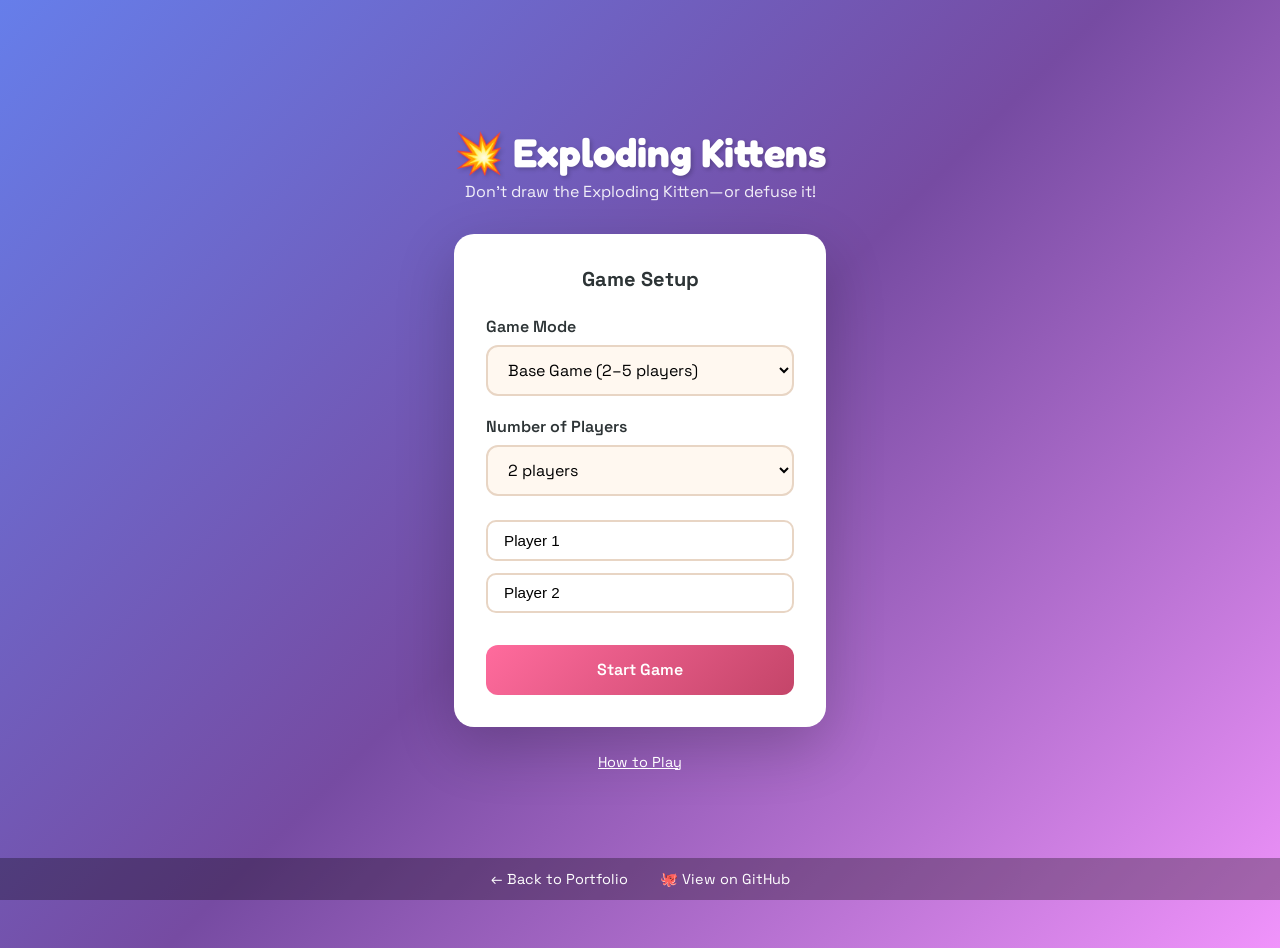
<file: exploding-kittens/index.html>
<!DOCTYPE html>
<html lang="en">
<head>
    <meta charset="UTF-8">
    <meta name="viewport" content="width=device-width, initial-scale=1.0">
    <title>Exploding Kittens - Play with Friends</title>
    <link rel="stylesheet" href="game.css">
    <link rel="preconnect" href="https://fonts.googleapis.com">
    <link rel="preconnect" href="https://fonts.gstatic.com" crossorigin>
    <link href="https://fonts.googleapis.com/css2?family=Fredoka:wght@400;500;600;700&family=Space+Grotesk:wght@400;500;600;700&display=swap" rel="stylesheet">
</head>
<body>
    <div id="app">
        <!-- Lobby Screen -->
        <section id="lobby" class="screen active">
            <div class="lobby-content">
                <h1 class="game-title">
                    <span class="title-icon">💥</span>
                    Exploding Kittens
                </h1>
                <p class="game-subtitle">Don't draw the Exploding Kitten—or defuse it!</p>
                
                <div class="setup-card">
                    <h2>Game Setup</h2>
                    
                    <div class="form-group">
                        <label for="game-mode">Game Mode</label>
                        <select id="game-mode">
                            <option value="base">Base Game (2–5 players)</option>
                            <option value="party">Party Pack (2–10 players)</option>
                        </select>
                    </div>
                    
                    <div class="form-group">
                        <label for="player-count">Number of Players</label>
                        <select id="player-count">
                            <option value="2">2 players</option>
                            <option value="3">3 players</option>
                            <option value="4">4 players</option>
                            <option value="5">5 players</option>
                        </select>
                    </div>
                    
                    <div class="player-names" id="player-names">
                        <!-- Player name inputs populated by JS -->
                    </div>
                    
                    <button id="start-btn" class="btn btn-primary">Start Game</button>
                </div>
                
                <p class="rules-link">
                    <a href="#rules" id="show-rules">How to Play</a>
                </p>
            </div>
        </section>

        <!-- Game Screen -->
        <section id="game" class="screen">
            <header class="game-header">
                <button id="back-btn" class="btn-icon" title="Back to lobby">←</button>
                <h2>Exploding Kittens</h2>
                <div class="turn-indicator" id="turn-indicator">Player 1's Turn</div>
            </header>
            
            <div class="game-board">
                <div class="players-area" id="players-area">
                    <!-- Opponent hands rendered by JS -->
                </div>
                
                <div class="center-area">
                    <div class="draw-pile" id="draw-pile">
                        <div class="card card-back" id="draw-card">
                            <span>Draw</span>
                            <span class="pile-count" id="pile-count">0</span>
                        </div>
                    </div>
                    <div class="discard-pile" id="discard-pile"></div>
                </div>
                
                <div class="current-player-area">
                    <h3 id="current-player-label">Your Hand</h3>
                    <div class="hand" id="hand">
                        <!-- Cards rendered by JS -->
                    </div>
                    <button id="draw-btn" class="btn btn-draw">Draw a Card</button>
                </div>
            </div>
            
            <div id="modal-overlay" class="modal-overlay hidden">
                <div class="modal" id="modal">
                    <h3 id="modal-title">Modal</h3>
                    <div id="modal-content"></div>
                    <button id="modal-close" class="btn">Close</button>
                </div>
            </div>
        </section>

        <!-- Rules Modal -->
        <section id="rules-modal" class="modal-overlay hidden">
            <div class="modal rules-modal">
                <h2>How to Play Exploding Kittens</h2>
                <div class="rules-content">
                    <p><strong>Goal:</strong> Be the last player standing! Avoid drawing an Exploding Kitten.</p>
                    <p><strong>On your turn:</strong> Play any cards you want (or none), then draw a card to end your turn.</p>
                    <h4>Card Types</h4>
                    <ul>
                        <li><strong>Exploding Kitten</strong> — If you draw this without a Defuse, you're out!</li>
                        <li><strong>Defuse</strong> — Use when you draw an Exploding Kitten to survive. Place the Kitten back anywhere in the deck.</li>
                        <li><strong>Skip</strong> — End your turn without drawing.</li>
                        <li><strong>Attack</strong> — End your turn; next player draws 2 cards (can stack!).</li>
                        <li><strong>See the Future</strong> — Peek at the top 3 cards of the deck.</li>
                        <li><strong>Shuffle</strong> — Shuffle the draw pile.</li>
                        <li><strong>Nope</strong> — Cancel any action (except Exploding Kitten).</li>
                        <li><strong>Favor</strong> — Force a player to give you a card of their choice.</li>
                        <li><strong>Cat Cards</strong> — Play 2 matching cats to steal a random card; 3 matching to request a specific card.</li>
                    </ul>
                    <p><strong>5 Unique Cards:</strong> Play 5 different cards to take any card from the discard pile.</p>
                </div>
                <button id="close-rules" class="btn">Got it!</button>
            </div>
        </section>

        <!-- Winner Screen -->
        <section id="winner" class="screen">
            <div class="winner-content">
                <h1 id="winner-message">Player 1 Wins! 🎉</h1>
                <p class="winner-subtitle">They avoided all the Exploding Kittens!</p>
                <button id="play-again" class="btn btn-primary">Play Again</button>
            </div>
        </section>
    </div>

    <footer class="footer">
        <a href="https://yukkta-seelam.github.io/Website-new/" class="back-link">← Back to Portfolio</a>
        <a href="https://github.com/Yukkta-Seelam/Exploding-Kittens" target="_blank" rel="noopener" class="github-link">View on GitHub</a>
    </footer>

    <script src="game.js"></script>
</body>
</html>
</file>
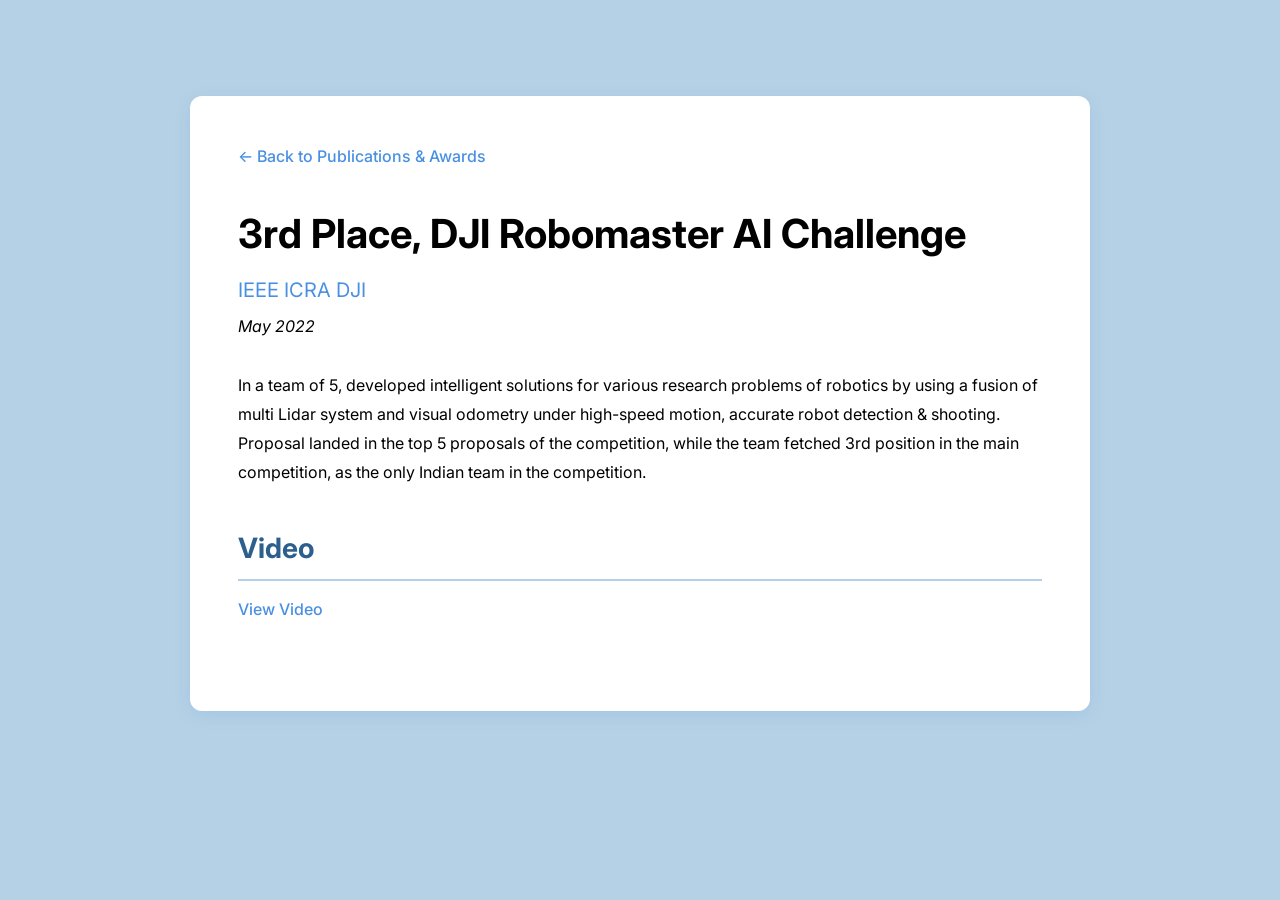
<file: award-1.html>
<!DOCTYPE html>
<html lang="en">
<head>
    <meta charset="UTF-8">
    <meta name="viewport" content="width=device-width, initial-scale=1.0">
    <title>3rd Place, DJI Robomaster AI Challenge - Yukkta Seelam</title>
    <link rel="stylesheet" href="styles.css">
    <link rel="preconnect" href="https://fonts.googleapis.com">
    <link rel="preconnect" href="https://fonts.gstatic.com" crossorigin>
    <link href="https://fonts.googleapis.com/css2?family=Inter:wght@300;400;500;600;700&display=swap" rel="stylesheet">
    <style>
        .award-detail {
            padding: 6rem 0;
            background: var(--blue-light);
            min-height: 100vh;
        }
        .award-detail-content {
            max-width: 900px;
            margin: 0 auto;
            background: var(--white);
            border-radius: 12px;
            padding: 3rem;
            box-shadow: var(--shadow-md);
        }
        .back-link {
            display: inline-flex;
            align-items: center;
            gap: 0.5rem;
            color: var(--blue-primary);
            text-decoration: none;
            margin-bottom: 2rem;
            font-weight: 500;
            transition: color 0.3s ease;
        }
        .back-link:hover {
            color: var(--blue-dark);
        }
        .detail-header {
            margin-bottom: 2rem;
        }
        .detail-header h1 {
            font-size: 2.5rem;
            color: #000000;
            margin-bottom: 0.5rem;
        }
        .detail-header .issuer {
            font-size: 1.25rem;
            color: var(--blue-primary);
            margin-bottom: 0.5rem;
        }
        .detail-header .dates {
            color: #000000;
            font-style: italic;
        }
        .institution-logo {
            display: flex;
            align-items: center;
            gap: 1rem;
            margin-bottom: 2rem;
            padding: 1.5rem;
            background: var(--blue-light);
            border-radius: 8px;
        }
        .institution-logo img {
            width: 80px;
            height: 80px;
            object-fit: contain;
        }
        .institution-logo .institution-name {
            font-size: 1.1rem;
            color: #000000;
            font-weight: 500;
        }
        .detail-section {
            margin-bottom: 2.5rem;
        }
        .detail-section h2 {
            font-size: 1.75rem;
            color: var(--blue-dark);
            margin-bottom: 1rem;
            border-bottom: 2px solid var(--blue-light);
            padding-bottom: 0.5rem;
        }
        .detail-section p {
            color: #000000;
            line-height: 1.8;
            margin-bottom: 1rem;
        }
        .detail-section ul {
            color: #000000;
            line-height: 1.8;
            margin-left: 1.5rem;
            margin-bottom: 1rem;
        }
        .detail-section ul li {
            margin-bottom: 0.75rem;
        }
        .publication-link {
            display: inline-block;
            color: var(--blue-primary);
            text-decoration: none;
            font-weight: 500;
            transition: color 0.3s ease;
        }
        .publication-link:hover {
            color: var(--blue-dark);
        }
    </style>
</head>
<body>
    <div class="award-detail">
        <div class="container">
            <div class="award-detail-content">
                <a href="index.html#publications" class="back-link">← Back to Publications & Awards</a>
                
                <div class="detail-header">
                    <h1>3rd Place, DJI Robomaster AI Challenge</h1>
                    <p class="issuer">IEEE ICRA DJI</p>
                    <p class="dates">May 2022</p>
                </div>

                <div class="detail-section">
                    <p>In a team of 5, developed intelligent solutions for various research problems of robotics by using a fusion of multi Lidar system and visual odometry under high-speed motion, accurate robot detection & shooting. Proposal landed in the top 5 proposals of the competition, while the team fetched 3rd position in the main competition, as the only Indian team in the competition.</p>
                </div>

                <div class="detail-section">
                    <h2>Video</h2>
                    <a href="https://www.youtube.com/watch?v=U3kv0PN-7x0" target="_blank" rel="noopener noreferrer" class="publication-link">View Video</a>
                </div>
            </div>
        </div>
    </div>
</body>
</html>
</file>
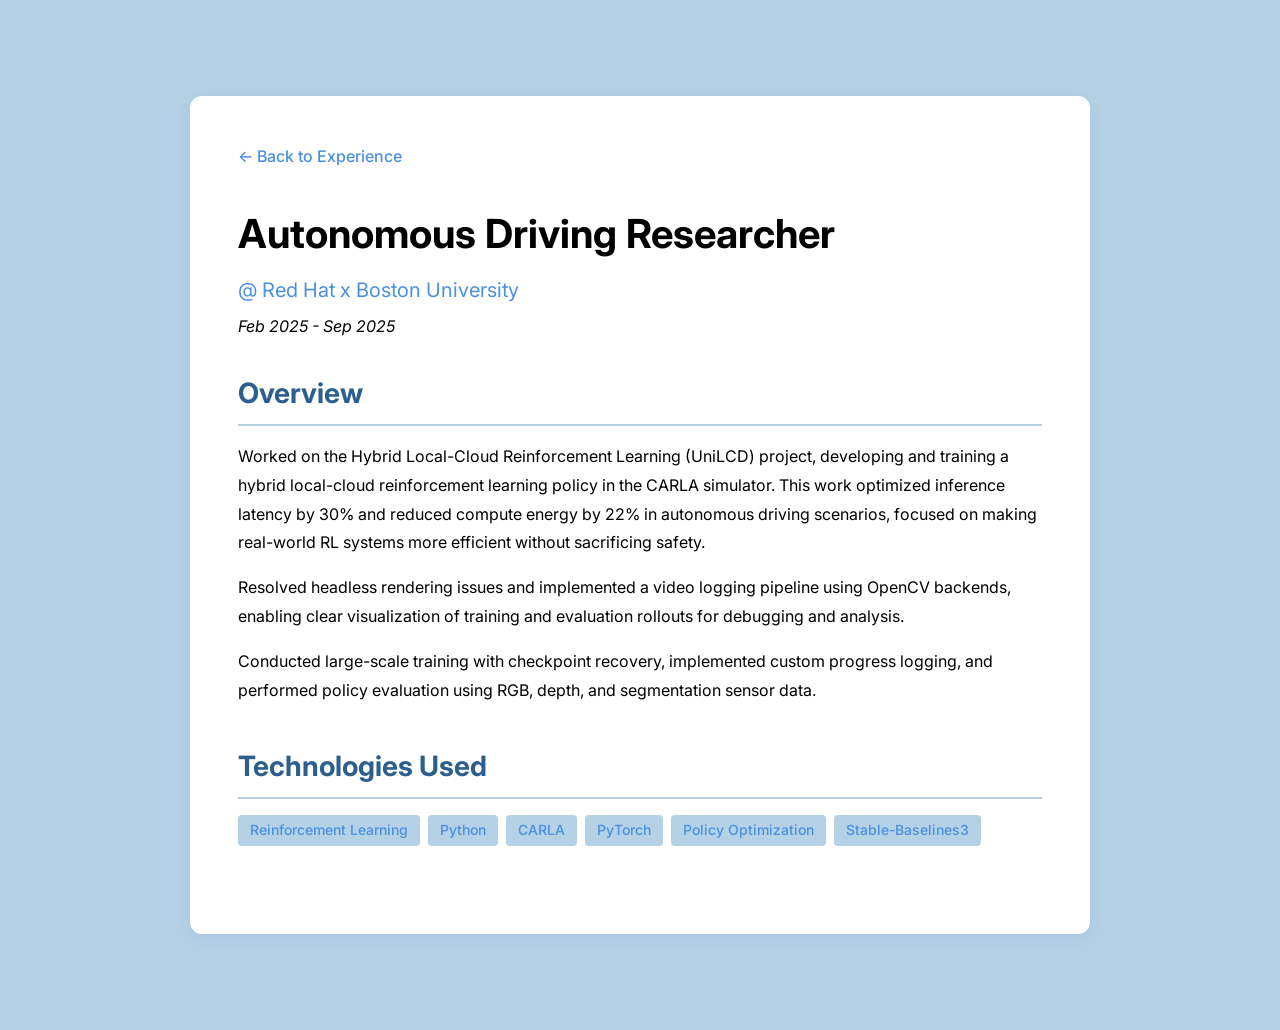
<file: experience-1.html>
<!DOCTYPE html>
<html lang="en">
<head>
    <meta charset="UTF-8">
    <meta name="viewport" content="width=device-width, initial-scale=1.0">
    <title>Autonomous Driving Researcher @ Red Hat x Boston University - Yukkta Seelam</title>
    <link rel="stylesheet" href="styles.css">
    <link rel="preconnect" href="https://fonts.googleapis.com">
    <link rel="preconnect" href="https://fonts.gstatic.com" crossorigin>
    <link href="https://fonts.googleapis.com/css2?family=Inter:wght@300;400;500;600;700&display=swap" rel="stylesheet">
    <style>
        .experience-detail {
            padding: 6rem 0;
            background: var(--blue-light);
            min-height: 100vh;
        }
        .experience-detail-content {
            max-width: 900px;
            margin: 0 auto;
            background: var(--white);
            border-radius: 12px;
            padding: 3rem;
            box-shadow: var(--shadow-md);
        }
        .back-link {
            display: inline-flex;
            align-items: center;
            gap: 0.5rem;
            color: var(--blue-primary);
            text-decoration: none;
            margin-bottom: 2rem;
            font-weight: 500;
            transition: color 0.3s ease;
        }
        .back-link:hover {
            color: var(--blue-dark);
        }
        .detail-header {
            margin-bottom: 2rem;
        }
        .detail-header h1 {
            font-size: 2.5rem;
            color: #000000;
            margin-bottom: 0.5rem;
        }
        .detail-header .company {
            font-size: 1.25rem;
            color: var(--blue-primary);
            margin-bottom: 0.5rem;
        }
        .detail-header .dates {
            color: #000000;
            font-style: italic;
        }
        .detail-section {
            margin-bottom: 2.5rem;
        }
        .detail-section h2 {
            font-size: 1.75rem;
            color: var(--blue-dark);
            margin-bottom: 1rem;
            border-bottom: 2px solid var(--blue-light);
            padding-bottom: 0.5rem;
        }
        .detail-section p {
            color: #000000;
            line-height: 1.8;
            margin-bottom: 1rem;
        }
        .detail-section ul {
            color: #000000;
            line-height: 1.8;
            margin-left: 1.5rem;
            margin-bottom: 1rem;
        }
        .detail-section ul li {
            margin-bottom: 0.5rem;
        }
    </style>
</head>
<body>
    <div class="experience-detail">
        <div class="container">
            <div class="experience-detail-content">
                <a href="index.html#experience" class="back-link">← Back to Experience</a>
                
                <div class="detail-header">
                    <h1>Autonomous Driving Researcher</h1>
                    <p class="company">@ Red Hat x Boston University</p>
                    <p class="dates">Feb 2025 - Sep 2025</p>
                </div>

                <div class="detail-section">
                    <h2>Overview</h2>
                    <p>Worked on the Hybrid Local-Cloud Reinforcement Learning (UniLCD) project, developing and training a hybrid local-cloud reinforcement learning policy in the CARLA simulator. This work optimized inference latency by 30% and reduced compute energy by 22% in autonomous driving scenarios, focused on making real-world RL systems more efficient without sacrificing safety.</p>
                    <p>Resolved headless rendering issues and implemented a video logging pipeline using OpenCV backends, enabling clear visualization of training and evaluation rollouts for debugging and analysis.</p>
                    <p>Conducted large-scale training with checkpoint recovery, implemented custom progress logging, and performed policy evaluation using RGB, depth, and segmentation sensor data.</p>
                </div>

                <!--
                <div class="detail-section">
                    <h2>Project Details</h2>
                    <p>Add your detailed project description here. You can include:</p>
                    <ul>
                        <li>Specific challenges you addressed</li>
                        <li>Technical approaches and methodologies</li>
                        <li>Key achievements and results</li>
                        <li>Technologies and tools used</li>
                        <li>Lessons learned</li>
                    </ul>
                </div>
                -->

                <div class="detail-section">
                    <h2>Technologies Used</h2>
                    <div class="experience-tags">
                        <span class="tag">Reinforcement Learning</span>
                        <span class="tag">Python</span>
                        <span class="tag">CARLA</span>
                        <span class="tag">PyTorch</span>
                        <span class="tag">Policy Optimization</span>
                        <span class="tag">Stable-Baselines3</span>
                    </div>
                </div>
            </div>
        </div>
    </div>
</body>
</html>
</file>
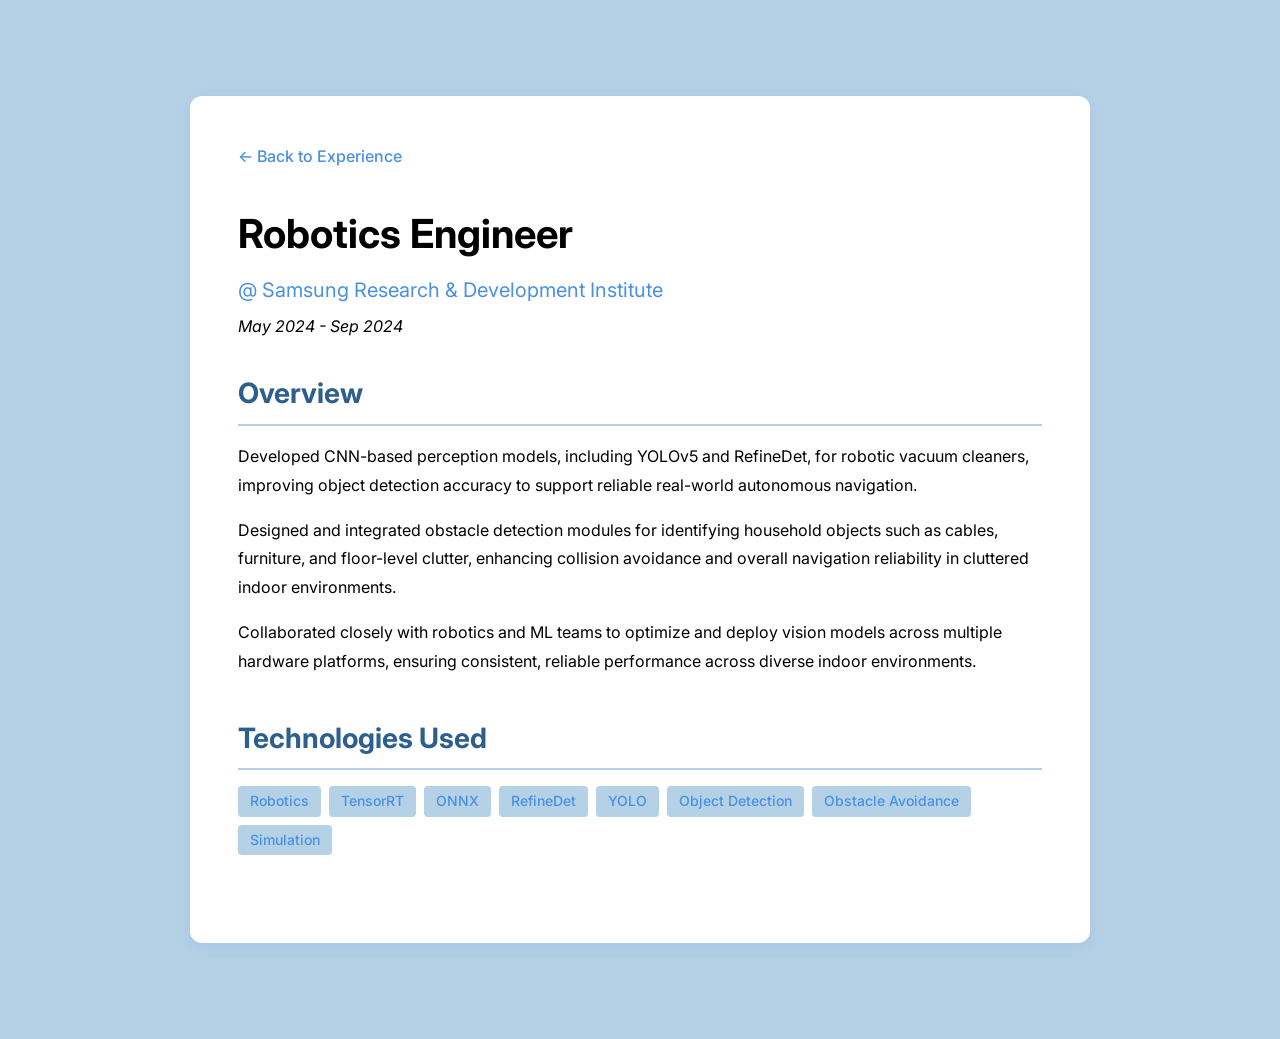
<file: experience-2.html>
<!DOCTYPE html>
<html lang="en">
<head>
    <meta charset="UTF-8">
    <meta name="viewport" content="width=device-width, initial-scale=1.0">
    <title>Robotics Engineer @ Samsung - Yukkta Seelam</title>
    <link rel="stylesheet" href="styles.css">
    <link rel="preconnect" href="https://fonts.googleapis.com">
    <link rel="preconnect" href="https://fonts.gstatic.com" crossorigin>
    <link href="https://fonts.googleapis.com/css2?family=Inter:wght@300;400;500;600;700&display=swap" rel="stylesheet">
    <style>
        .experience-detail {
            padding: 6rem 0;
            background: var(--blue-light);
            min-height: 100vh;
        }
        .experience-detail-content {
            max-width: 900px;
            margin: 0 auto;
            background: var(--white);
            border-radius: 12px;
            padding: 3rem;
            box-shadow: var(--shadow-md);
        }
        .back-link {
            display: inline-flex;
            align-items: center;
            gap: 0.5rem;
            color: var(--blue-primary);
            text-decoration: none;
            margin-bottom: 2rem;
            font-weight: 500;
            transition: color 0.3s ease;
        }
        .back-link:hover {
            color: var(--blue-dark);
        }
        .detail-header {
            margin-bottom: 2rem;
        }
        .detail-header h1 {
            font-size: 2.5rem;
            color: #000000;
            margin-bottom: 0.5rem;
        }
        .detail-header .company {
            font-size: 1.25rem;
            color: var(--blue-primary);
            margin-bottom: 0.5rem;
        }
        .detail-header .dates {
            color: #000000;
            font-style: italic;
        }
        .detail-section {
            margin-bottom: 2.5rem;
        }
        .detail-section h2 {
            font-size: 1.75rem;
            color: var(--blue-dark);
            margin-bottom: 1rem;
            border-bottom: 2px solid var(--blue-light);
            padding-bottom: 0.5rem;
        }
        .detail-section p {
            color: #000000;
            line-height: 1.8;
            margin-bottom: 1rem;
        }
        .detail-section ul {
            color: #000000;
            line-height: 1.8;
            margin-left: 1.5rem;
            margin-bottom: 1rem;
        }
        .detail-section ul li {
            margin-bottom: 0.5rem;
        }
    </style>
</head>
<body>
    <div class="experience-detail">
        <div class="container">
            <div class="experience-detail-content">
                <a href="index.html#experience" class="back-link">← Back to Experience</a>
                
                <div class="detail-header">
                    <h1>Robotics Engineer</h1>
                    <p class="company">@ Samsung Research & Development Institute</p>
                    <p class="dates">May 2024 - Sep 2024</p>
                </div>

                <div class="detail-section">
                    <h2>Overview</h2>
                    <p>Developed CNN-based perception models, including YOLOv5 and RefineDet, for robotic vacuum cleaners, improving object detection accuracy to support reliable real-world autonomous navigation.</p>
                    <p>Designed and integrated obstacle detection modules for identifying household objects such as cables, furniture, and floor-level clutter, enhancing collision avoidance and overall navigation reliability in cluttered indoor environments.</p>
                    <p>Collaborated closely with robotics and ML teams to optimize and deploy vision models across multiple hardware platforms, ensuring consistent, reliable performance across diverse indoor environments.</p>
                </div>

                <!--
                <div class="detail-section">
                    <h2>Project Details</h2>
                    <p>Add your detailed project description here. You can include:</p>
                    <ul>
                        <li>Specific challenges you addressed</li>
                        <li>Technical approaches and methodologies</li>
                        <li>Key achievements and results</li>
                        <li>Technologies and tools used</li>
                        <li>Lessons learned</li>
                    </ul>
                </div>
                -->

                <div class="detail-section">
                    <h2>Technologies Used</h2>
                    <div class="experience-tags">
                        <span class="tag">Robotics</span>
                        <span class="tag">TensorRT</span>
                        <span class="tag">ONNX</span>
                        <span class="tag">RefineDet</span>
                        <span class="tag">YOLO</span>
                        <span class="tag">Object Detection</span>
                        <span class="tag">Obstacle Avoidance</span>
                        <span class="tag">Simulation</span>
                    </div>
                </div>
            </div>
        </div>
    </div>
</body>
</html>
</file>
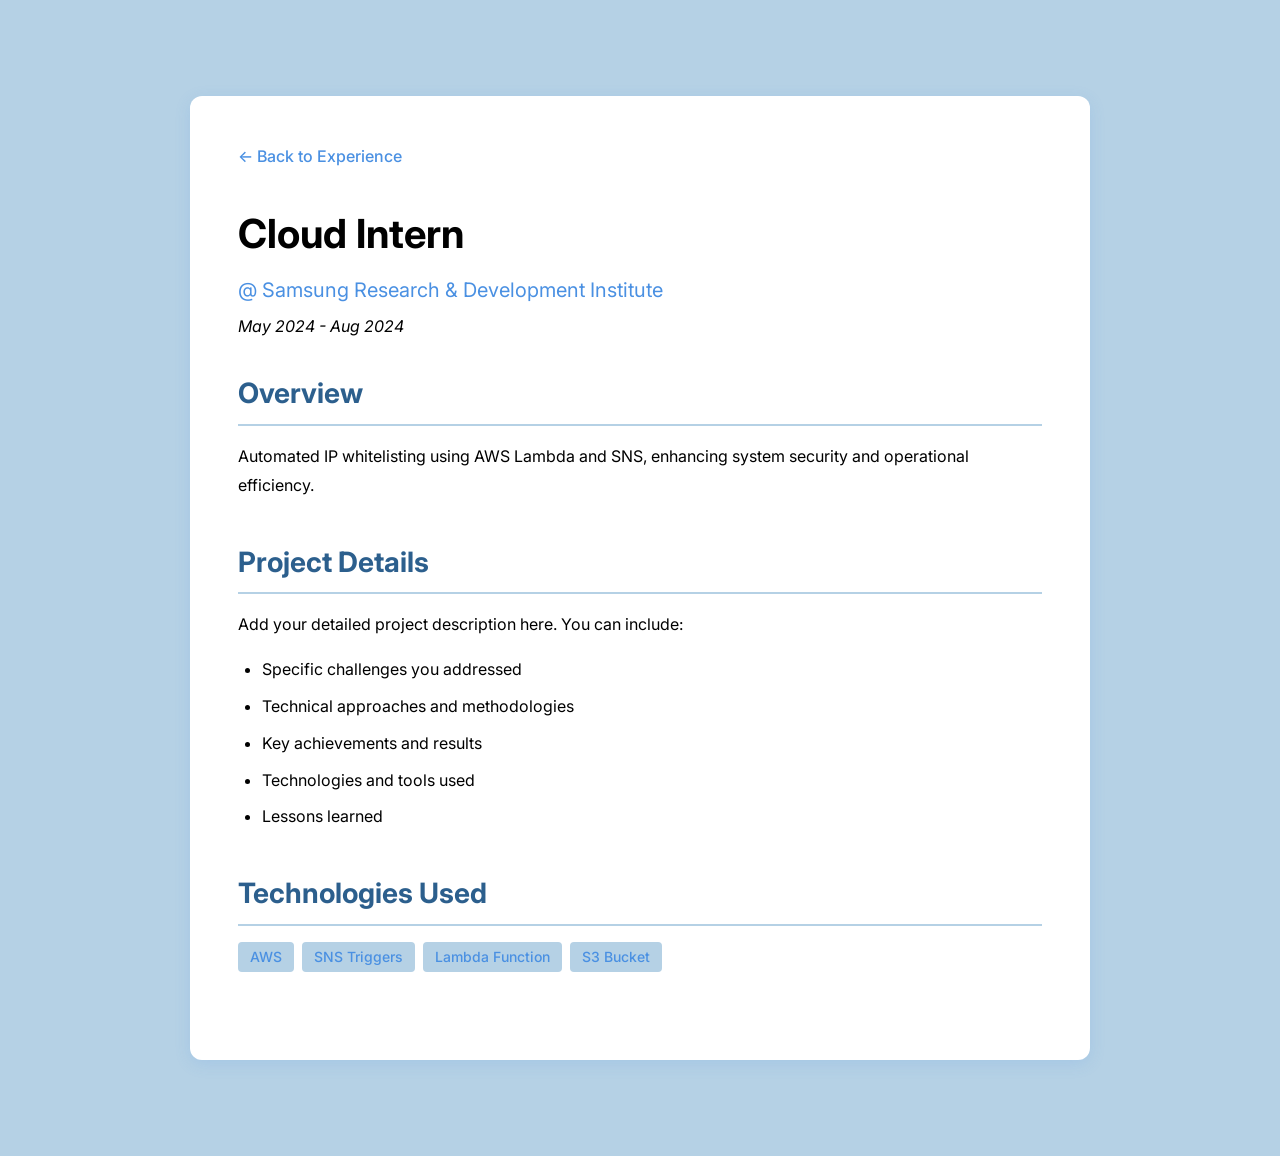
<file: experience-3.html>
<!DOCTYPE html>
<html lang="en">
<head>
    <meta charset="UTF-8">
    <meta name="viewport" content="width=device-width, initial-scale=1.0">
    <title>Cloud Intern @ Samsung - Yukkta Seelam</title>
    <link rel="stylesheet" href="styles.css">
    <link rel="preconnect" href="https://fonts.googleapis.com">
    <link rel="preconnect" href="https://fonts.gstatic.com" crossorigin>
    <link href="https://fonts.googleapis.com/css2?family=Inter:wght@300;400;500;600;700&display=swap" rel="stylesheet">
    <style>
        .experience-detail {
            padding: 6rem 0;
            background: var(--blue-light);
            min-height: 100vh;
        }
        .experience-detail-content {
            max-width: 900px;
            margin: 0 auto;
            background: var(--white);
            border-radius: 12px;
            padding: 3rem;
            box-shadow: var(--shadow-md);
        }
        .back-link {
            display: inline-flex;
            align-items: center;
            gap: 0.5rem;
            color: var(--blue-primary);
            text-decoration: none;
            margin-bottom: 2rem;
            font-weight: 500;
            transition: color 0.3s ease;
        }
        .back-link:hover {
            color: var(--blue-dark);
        }
        .detail-header {
            margin-bottom: 2rem;
        }
        .detail-header h1 {
            font-size: 2.5rem;
            color: #000000;
            margin-bottom: 0.5rem;
        }
        .detail-header .company {
            font-size: 1.25rem;
            color: var(--blue-primary);
            margin-bottom: 0.5rem;
        }
        .detail-header .dates {
            color: #000000;
            font-style: italic;
        }
        .detail-section {
            margin-bottom: 2.5rem;
        }
        .detail-section h2 {
            font-size: 1.75rem;
            color: var(--blue-dark);
            margin-bottom: 1rem;
            border-bottom: 2px solid var(--blue-light);
            padding-bottom: 0.5rem;
        }
        .detail-section p {
            color: #000000;
            line-height: 1.8;
            margin-bottom: 1rem;
        }
        .detail-section ul {
            color: #000000;
            line-height: 1.8;
            margin-left: 1.5rem;
            margin-bottom: 1rem;
        }
        .detail-section ul li {
            margin-bottom: 0.5rem;
        }
    </style>
</head>
<body>
    <div class="experience-detail">
        <div class="container">
            <div class="experience-detail-content">
                <a href="index.html#experience" class="back-link">← Back to Experience</a>
                
                <div class="detail-header">
                    <h1>Cloud Intern</h1>
                    <p class="company">@ Samsung Research & Development Institute</p>
                    <p class="dates">May 2024 - Aug 2024</p>
                </div>

                <div class="detail-section">
                    <h2>Overview</h2>
                    <p>Automated IP whitelisting using AWS Lambda and SNS, enhancing system security and operational efficiency.</p>
                </div>

                <div class="detail-section">
                    <h2>Project Details</h2>
                    <p>Add your detailed project description here. You can include:</p>
                    <ul>
                        <li>Specific challenges you addressed</li>
                        <li>Technical approaches and methodologies</li>
                        <li>Key achievements and results</li>
                        <li>Technologies and tools used</li>
                        <li>Lessons learned</li>
                    </ul>
                </div>

                <div class="detail-section">
                    <h2>Technologies Used</h2>
                    <div class="experience-tags">
                        <span class="tag">AWS</span>
                        <span class="tag">SNS Triggers</span>
                        <span class="tag">Lambda Function</span>
                        <span class="tag">S3 Bucket</span>
                    </div>
                </div>
            </div>
        </div>
    </div>
</body>
</html>
</file>
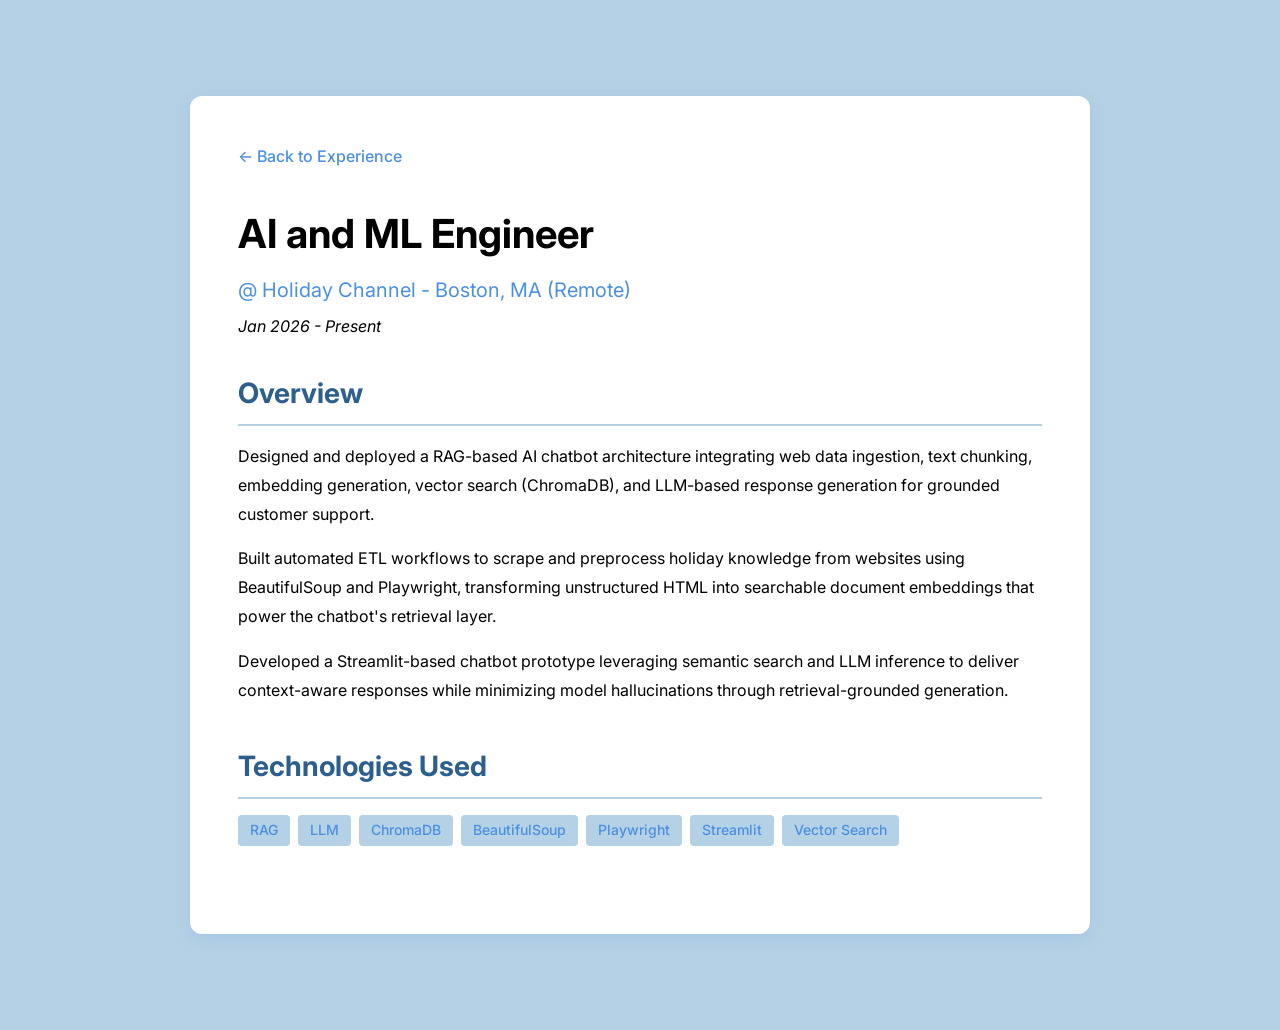
<file: experience-4.html>
<!DOCTYPE html>
<html lang="en">
<head>
    <meta charset="UTF-8">
    <meta name="viewport" content="width=device-width, initial-scale=1.0">
    <title>AI and ML Engineer @ Holiday Channel - Yukkta Seelam</title>
    <link rel="stylesheet" href="styles.css">
    <link rel="preconnect" href="https://fonts.googleapis.com">
    <link rel="preconnect" href="https://fonts.gstatic.com" crossorigin>
    <link href="https://fonts.googleapis.com/css2?family=Inter:wght@300;400;500;600;700&display=swap" rel="stylesheet">
    <style>
        .experience-detail {
            padding: 6rem 0;
            background: var(--blue-light);
            min-height: 100vh;
        }
        .experience-detail-content {
            max-width: 900px;
            margin: 0 auto;
            background: var(--white);
            border-radius: 12px;
            padding: 3rem;
            box-shadow: var(--shadow-md);
        }
        .back-link {
            display: inline-flex;
            align-items: center;
            gap: 0.5rem;
            color: var(--blue-primary);
            text-decoration: none;
            margin-bottom: 2rem;
            font-weight: 500;
            transition: color 0.3s ease;
        }
        .back-link:hover {
            color: var(--blue-dark);
        }
        .detail-header {
            margin-bottom: 2rem;
        }
        .detail-header h1 {
            font-size: 2.5rem;
            color: #000000;
            margin-bottom: 0.5rem;
        }
        .detail-header .company {
            font-size: 1.25rem;
            color: var(--blue-primary);
            margin-bottom: 0.5rem;
        }
        .detail-header .dates {
            color: #000000;
            font-style: italic;
        }
        .detail-section {
            margin-bottom: 2.5rem;
        }
        .detail-section h2 {
            font-size: 1.75rem;
            color: var(--blue-dark);
            margin-bottom: 1rem;
            border-bottom: 2px solid var(--blue-light);
            padding-bottom: 0.5rem;
        }
        .detail-section p {
            color: #000000;
            line-height: 1.8;
            margin-bottom: 1rem;
        }
        .detail-section ul {
            color: #000000;
            line-height: 1.8;
            margin-left: 1.5rem;
            margin-bottom: 1rem;
        }
        .detail-section ul li {
            margin-bottom: 0.5rem;
        }
    </style>
</head>
<body>
    <div class="experience-detail">
        <div class="container">
            <div class="experience-detail-content">
                <a href="index.html#experience" class="back-link">← Back to Experience</a>

                <div class="detail-header">
                    <h1>AI and ML Engineer</h1>
                    <p class="company">@ Holiday Channel - Boston, MA (Remote)</p>
                    <p class="dates">Jan 2026 - Present</p>
                </div>

                <div class="detail-section">
                    <h2>Overview</h2>
                    <p>Designed and deployed a RAG-based AI chatbot architecture integrating web data ingestion, text chunking, embedding generation, vector search (ChromaDB), and LLM-based response generation for grounded customer support.</p>
                    <p>Built automated ETL workflows to scrape and preprocess holiday knowledge from websites using BeautifulSoup and Playwright, transforming unstructured HTML into searchable document embeddings that power the chatbot's retrieval layer.</p>
                    <p>Developed a Streamlit-based chatbot prototype leveraging semantic search and LLM inference to deliver context-aware responses while minimizing model hallucinations through retrieval-grounded generation.</p>
                </div>

                <div class="detail-section">
                    <h2>Technologies Used</h2>
                    <div class="experience-tags">
                        <span class="tag">RAG</span>
                        <span class="tag">LLM</span>
                        <span class="tag">ChromaDB</span>
                        <span class="tag">BeautifulSoup</span>
                        <span class="tag">Playwright</span>
                        <span class="tag">Streamlit</span>
                        <span class="tag">Vector Search</span>
                    </div>
                </div>
            </div>
        </div>
    </div>
</body>
</html>
</file>
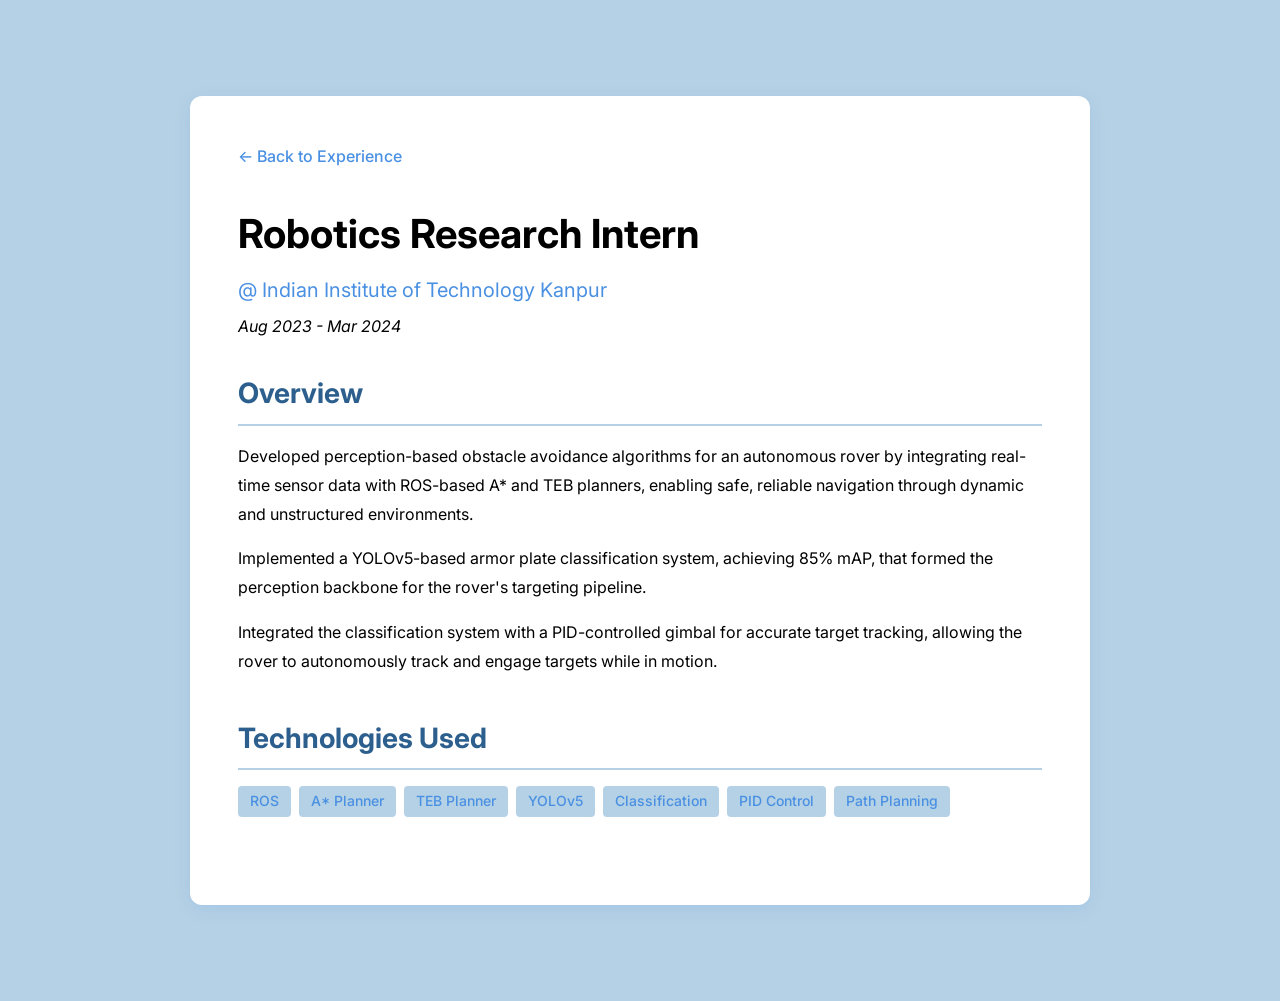
<file: experience-5.html>
<!DOCTYPE html>
<html lang="en">
<head>
    <meta charset="UTF-8">
    <meta name="viewport" content="width=device-width, initial-scale=1.0">
    <title>Robotics Research Intern @ IIT Kanpur - Yukkta Seelam</title>
    <link rel="stylesheet" href="styles.css">
    <link rel="preconnect" href="https://fonts.googleapis.com">
    <link rel="preconnect" href="https://fonts.gstatic.com" crossorigin>
    <link href="https://fonts.googleapis.com/css2?family=Inter:wght@300;400;500;600;700&display=swap" rel="stylesheet">
    <style>
        .experience-detail {
            padding: 6rem 0;
            background: var(--blue-light);
            min-height: 100vh;
        }
        .experience-detail-content {
            max-width: 900px;
            margin: 0 auto;
            background: var(--white);
            border-radius: 12px;
            padding: 3rem;
            box-shadow: var(--shadow-md);
        }
        .back-link {
            display: inline-flex;
            align-items: center;
            gap: 0.5rem;
            color: var(--blue-primary);
            text-decoration: none;
            margin-bottom: 2rem;
            font-weight: 500;
            transition: color 0.3s ease;
        }
        .back-link:hover {
            color: var(--blue-dark);
        }
        .detail-header {
            margin-bottom: 2rem;
        }
        .detail-header h1 {
            font-size: 2.5rem;
            color: #000000;
            margin-bottom: 0.5rem;
        }
        .detail-header .company {
            font-size: 1.25rem;
            color: var(--blue-primary);
            margin-bottom: 0.5rem;
        }
        .detail-header .dates {
            color: #000000;
            font-style: italic;
        }
        .detail-section {
            margin-bottom: 2.5rem;
        }
        .detail-section h2 {
            font-size: 1.75rem;
            color: var(--blue-dark);
            margin-bottom: 1rem;
            border-bottom: 2px solid var(--blue-light);
            padding-bottom: 0.5rem;
        }
        .detail-section p {
            color: #000000;
            line-height: 1.8;
            margin-bottom: 1rem;
        }
        .detail-section ul {
            color: #000000;
            line-height: 1.8;
            margin-left: 1.5rem;
            margin-bottom: 1rem;
        }
        .detail-section ul li {
            margin-bottom: 0.5rem;
        }
    </style>
</head>
<body>
    <div class="experience-detail">
        <div class="container">
            <div class="experience-detail-content">
                <a href="index.html#experience" class="back-link">← Back to Experience</a>

                <div class="detail-header">
                    <h1>Robotics Research Intern</h1>
                    <p class="company">@ Indian Institute of Technology Kanpur</p>
                    <p class="dates">Aug 2023 - Mar 2024</p>
                </div>

                <div class="detail-section">
                    <h2>Overview</h2>
                    <p>Developed perception-based obstacle avoidance algorithms for an autonomous rover by integrating real-time sensor data with ROS-based A* and TEB planners, enabling safe, reliable navigation through dynamic and unstructured environments.</p>
                    <p>Implemented a YOLOv5-based armor plate classification system, achieving 85% mAP, that formed the perception backbone for the rover's targeting pipeline.</p>
                    <p>Integrated the classification system with a PID-controlled gimbal for accurate target tracking, allowing the rover to autonomously track and engage targets while in motion.</p>
                </div>

                <div class="detail-section">
                    <h2>Technologies Used</h2>
                    <div class="experience-tags">
                        <span class="tag">ROS</span>
                        <span class="tag">A* Planner</span>
                        <span class="tag">TEB Planner</span>
                        <span class="tag">YOLOv5</span>
                        <span class="tag">Classification</span>
                        <span class="tag">PID Control</span>
                        <span class="tag">Path Planning</span>
                    </div>
                </div>
            </div>
        </div>
    </div>
</body>
</html>
</file>
<file: exploding-kittens/game.css>
:root {
    --kitten-pink: #FF6B9D;
    --kitten-dark: #C44569;
    --kitten-light: #FFE5EC;
    --explode-orange: #FF9F43;
    --explode-dark: #EE5A24;
    --card-bg: #FFF8F0;
    --card-border: #E8D5C4;
    --text-dark: #2D3436;
    --text-muted: #636E72;
    --success: #00B894;
    --danger: #D63031;
}

* {
    margin: 0;
    padding: 0;
    box-sizing: border-box;
}

body {
    font-family: 'Space Grotesk', sans-serif;
    background: linear-gradient(135deg, #667eea 0%, #764ba2 50%, #f093fb 100%);
g    color: var(--text-dark);
    overflow-x: hidden;
}

#app {
    min-height: 100vh;
    padding-bottom: 3rem;
}

.screen {
    display: none;
    min-height: 100vh;
    padding: 2rem 1rem;
}

.screen.active {
    display: flex;
    flex-direction: column;
    align-items: center;
    justify-content: center;
}

/* Lobby */
.lobby-content {
    text-align: center;
    max-width: 420px;
}

.game-title {
    font-family: 'Fredoka', sans-serif;
    font-size: 2.5rem;
    font-weight: 700;
    color: white;
    text-shadow: 2px 2px 4px rgba(0,0,0,0.2);
    margin-bottom: 0.25rem;
}

.title-icon {
    display: inline-block;
    animation: bounce 1s ease-in-out infinite;
}

@keyframes bounce {
    0%, 100% { transform: translateY(0); }
    50% { transform: translateY(-6px); }
}

.game-subtitle {
    color: rgba(255,255,255,0.9);
    font-size: 1rem;
    margin-bottom: 2rem;
}

.setup-card {
    background: white;
    border-radius: 20px;
    padding: 2rem;
    box-shadow: 0 20px 60px rgba(0,0,0,0.2);
}

.setup-card h2 {
    font-size: 1.25rem;
    margin-bottom: 1.5rem;
    color: var(--text-dark);
}

.form-group {
    text-align: left;
    margin-bottom: 1.25rem;
}

.form-group label {
    display: block;
    font-weight: 600;
    margin-bottom: 0.5rem;
    color: var(--text-dark);
}

.form-group select {
    width: 100%;
    padding: 0.75rem 1rem;
    border: 2px solid var(--card-border);
    border-radius: 12px;
    font-size: 1rem;
    font-family: inherit;
    background: var(--card-bg);
    cursor: pointer;
}

.form-group select:focus {
    outline: none;
    border-color: var(--kitten-pink);
}

.player-names {
    margin: 1.5rem 0;
}

.player-name-group {
    margin-bottom: 0.75rem;
}

.player-name-group input {
    width: 100%;
    padding: 0.6rem 1rem;
    border: 2px solid var(--card-border);
    border-radius: 10px;
    font-size: 0.95rem;
}

.player-name-group input:focus {
    outline: none;
    border-color: var(--kitten-pink);
}

.btn {
    padding: 0.9rem 2rem;
    font-size: 1rem;
    font-weight: 600;
    border: none;
    border-radius: 12px;
    cursor: pointer;
    font-family: inherit;
    transition: transform 0.2s, box-shadow 0.2s;
}

.btn:hover {
    transform: translateY(-2px);
    box-shadow: 0 4px 12px rgba(0,0,0,0.15);
}

.btn-primary {
    background: linear-gradient(135deg, var(--kitten-pink), var(--kitten-dark));
    color: white;
    width: 100%;
    margin-top: 0.5rem;
}

.rules-link {
    margin-top: 1.5rem;
}

.rules-link a {
    color: white;
    text-decoration: underline;
    font-size: 0.9rem;
}

/* Game Screen */
#game.screen.active {
    display: block;
    padding-top: 1rem;
}

.game-header {
    display: flex;
    align-items: center;
    justify-content: space-between;
    max-width: 900px;
    margin: 0 auto 1.5rem;
    padding: 0 1rem;
}

.btn-icon {
    background: rgba(255,255,255,0.9);
    border: none;
    padding: 0.5rem 1rem;
    border-radius: 8px;
    font-size: 1.25rem;
    cursor: pointer;
    transition: background 0.2s;
}

.btn-icon:hover {
    background: white;
}

.game-header h2 {
    font-family: 'Fredoka', sans-serif;
    color: white;
    font-size: 1.5rem;
}

.turn-indicator {
    background: rgba(255,255,255,0.95);
    padding: 0.5rem 1rem;
    border-radius: 20px;
    font-weight: 600;
    color: var(--kitten-dark);
}

.game-board {
    max-width: 900px;
    margin: 0 auto;
    background: rgba(255,255,255,0.95);
    border-radius: 24px;
    padding: 2rem;
    box-shadow: 0 20px 60px rgba(0,0,0,0.2);
}

.players-area {
    display: flex;
    flex-wrap: wrap;
    gap: 1rem;
    justify-content: center;
    margin-bottom: 1.5rem;
}

.opponent-info {
    text-align: center;
}

.opponent-name {
    font-size: 0.85rem;
    font-weight: 600;
    margin-bottom: 0.25rem;
    color: var(--text-muted);
}

.opponent-cards {
    display: flex;
    gap: 2px;
}

.opponent-card {
    width: 36px;
    height: 50px;
    background: linear-gradient(135deg, var(--kitten-light), #FFD1DC);
    border: 2px solid var(--card-border);
    border-radius: 6px;
    display: flex;
    align-items: center;
    justify-content: center;
    font-size: 0.7rem;
}

.center-area {
    display: flex;
    justify-content: center;
    align-items: center;
    gap: 2rem;
    margin: 2rem 0;
}

.draw-pile {
    cursor: pointer;
}

.card {
    width: 90px;
    height: 126px;
    border-radius: 12px;
    display: flex;
    flex-direction: column;
    align-items: center;
    justify-content: center;
    font-weight: 600;
    font-size: 0.85rem;
    text-align: center;
    padding: 0.5rem;
    transition: transform 0.2s;
    border: 3px solid var(--card-border);
}

.card:hover:not(.disabled) {
    transform: translateY(-4px);
}

.card.disabled {
    opacity: 0.6;
    cursor: not-allowed;
}

.card-back {
    background: linear-gradient(145deg, var(--kitten-pink), var(--kitten-dark));
    color: white;
    cursor: pointer;
}

.card-back .pile-count {
    font-size: 0.75rem;
    opacity: 0.9;
    margin-top: 0.25rem;
}

.discard-pile {
    min-width: 90px;
    min-height: 126px;
    border: 3px dashed var(--card-border);
    border-radius: 12px;
    display: flex;
    align-items: center;
    justify-content: center;
    color: var(--text-muted);
    font-size: 0.8rem;
}

.current-player-area {
    margin-top: 2rem;
    padding-top: 1.5rem;
    border-top: 2px solid var(--card-border);
}

.current-player-area h3 {
    margin-bottom: 1rem;
    color: var(--text-dark);
}

.hand {
    display: flex;
    flex-wrap: wrap;
    gap: 0.5rem;
    justify-content: center;
    min-height: 140px;
    margin-bottom: 1rem;
}

.hand .card {
    cursor: pointer;
}

.btn-draw {
    background: linear-gradient(135deg, var(--explode-orange), var(--explode-dark));
    color: white;
    padding: 0.75rem 2rem;
}

/* Card types styling */
.card-exploding { background: linear-gradient(145deg, #ff6b6b, #ee5a24); color: white; }
.card-defuse { background: linear-gradient(145deg, #00b894, #00cec9); color: white; }
.card-skip { background: linear-gradient(145deg, #74b9ff, #0984e3); color: white; }
.card-attack { background: linear-gradient(145deg, #fd79a8, #e84393); color: white; }
.card-see-future { background: linear-gradient(145deg, #a29bfe, #6c5ce7); color: white; }
.card-shuffle { background: linear-gradient(145deg, #ffeaa7, #fdcb6e); color: #2d3436; }
.card-nope { background: linear-gradient(145deg, #dfe6e9, #b2bec3); color: #2d3436; }
.card-favor { background: linear-gradient(145deg, #81ecec, #00cec9); color: #2d3436; }
.card-cat { background: linear-gradient(145deg, #fab1a0, #ff7675); color: white; }

/* Modal */
.modal-overlay {
    position: fixed;
    inset: 0;
    background: rgba(0,0,0,0.6);
    display: flex;
    align-items: center;
    justify-content: center;
    z-index: 1000;
    padding: 1rem;
}

.modal-overlay.hidden {
    display: none;
}

.modal {
    background: white;
    border-radius: 20px;
    padding: 2rem;
    max-width: 400px;
    width: 100%;
    max-height: 80vh;
    overflow-y: auto;
}

.modal h3 {
    margin-bottom: 1rem;
}

#modal-content .card {
    margin: 0.5rem;
    display: inline-flex;
}

.modal .btn {
    margin-top: 1rem;
    width: 100%;
}

.rules-modal {
    max-width: 500px;
}

.rules-content h4 {
    margin: 1rem 0 0.5rem;
}

.rules-content ul {
    margin-left: 1.25rem;
    margin-bottom: 1rem;
}

.rules-content li {
    margin-bottom: 0.5rem;
}

/* Winner */
.winner-content {
    text-align: center;
}

#winner-message {
    font-family: 'Fredoka', sans-serif;
    font-size: 2.5rem;
    color: white;
    text-shadow: 2px 2px 4px rgba(0,0,0,0.2);
    margin-bottom: 0.5rem;
}

.winner-subtitle {
    color: rgba(255,255,255,0.9);
    margin-bottom: 2rem;
}

/* Footer */
.footer {
    position: fixed;
    bottom: 0;
    left: 0;
    right: 0;
    padding: 0.75rem 1rem;
    background: rgba(0,0,0,0.3);
    display: flex;
    justify-content: center;
    gap: 2rem;
}

.footer a {
    color: white;
    text-decoration: none;
    font-size: 0.9rem;
}

.footer a:hover {
    text-decoration: underline;
}

.github-link::before {
    content: "🐙 ";
}

/* Responsive */
@media (max-width: 600px) {
    .game-title { font-size: 1.75rem; }
    .card { width: 70px; height: 98px; font-size: 0.7rem; }
    .hand .card { width: 65px; height: 91px; }
    .opponent-card { width: 28px; height: 38px; }
}
</file>
<file: styles.css>
:root {
    --blue-primary: #4A90E2;
    --blue-secondary: #6BA3E8;
    --blue-light: #B5D1E5;
    --blue-dark: #2C5F8D;
    --blue-accent: #7BB3F0;
    --text-primary: #2C3E50;
    --text-secondary: #5A6C7D;
    --white: #FFFFFF;
    --gray-light: #F5F7FA;
    --gray-border: #E1E8ED;
    --shadow-sm: 0 2px 8px rgba(74, 144, 226, 0.1);
    --shadow-md: 0 4px 16px rgba(74, 144, 226, 0.15);
    --shadow-lg: 0 8px 32px rgba(74, 144, 226, 0.2);
}

* {
    margin: 0;
    padding: 0;
    box-sizing: border-box;
}

html {
    scroll-behavior: smooth;
}

body {
    font-family: 'Inter', -apple-system, BlinkMacSystemFont, 'Segoe UI', Roboto, Oxygen, Ubuntu, Cantarell, sans-serif;
    color: var(--text-primary);
    line-height: 1.6;
    overflow-x: hidden;
    background: var(--white);
}

.container {
    max-width: 1200px;
    margin: 0 auto;
    padding: 0 2rem;
}

/* Navigation */
.navbar {
    position: fixed;
    top: 0;
    width: 100%;
    background: rgba(255, 255, 255, 0.95);
    backdrop-filter: blur(10px);
    box-shadow: var(--shadow-sm);
    z-index: 1000;
    transition: all 0.3s ease;
}

.navbar.scrolled {
    box-shadow: var(--shadow-md);
}

.nav-container {
    max-width: 1200px;
    margin: 0 auto;
    padding: 1rem 2rem;
    display: flex;
    justify-content: space-between;
    align-items: center;
}

.nav-logo {
    font-size: 1.5rem;
    font-weight: 700;
    color: var(--text-primary);
    letter-spacing: -0.5px;
}

.nav-menu {
    display: flex;
    list-style: none;
    gap: 2rem;
}

.nav-link {
    text-decoration: none;
    color: var(--text-primary);
    font-weight: 500;
    transition: color 0.3s ease;
    position: relative;
}

.nav-link::after {
    content: '';
    position: absolute;
    bottom: -5px;
    left: 0;
    width: 0;
    height: 2px;
    background: var(--blue-primary);
    transition: width 0.3s ease;
}

.nav-link:hover {
    color: var(--blue-primary);
}

.nav-link:hover::after {
    width: 100%;
}

.hamburger {
    display: none;
    flex-direction: column;
    cursor: pointer;
    gap: 4px;
}

.hamburger span {
    width: 25px;
    height: 3px;
    background: var(--text-primary);
    transition: all 0.3s ease;
    border-radius: 2px;
}

/* Hero Section */
.hero {
    min-height: 100vh;
    display: flex;
    align-items: center;
    justify-content: center;
    background: linear-gradient(135deg, var(--blue-light) 0%, var(--white) 100%);
    padding-top: 80px;
    position: relative;
    overflow: hidden;
}

.hero::before {
    content: '';
    position: absolute;
    top: -50%;
    right: -10%;
    width: 600px;
    height: 600px;
    background: radial-gradient(circle, rgba(74, 144, 226, 0.1) 0%, transparent 70%);
    border-radius: 50%;
    animation: float 20s ease-in-out infinite;
}

.hero::after {
    content: '';
    position: absolute;
    bottom: -30%;
    left: -5%;
    width: 500px;
    height: 500px;
    background: radial-gradient(circle, rgba(107, 163, 232, 0.08) 0%, transparent 70%);
    border-radius: 50%;
    animation: float 15s ease-in-out infinite reverse;
}

@keyframes float {
    0%, 100% { transform: translate(0, 0) rotate(0deg); }
    50% { transform: translate(30px, -30px) rotate(5deg); }
}

.hero-container {
    max-width: 1200px;
    margin: 0 auto;
    padding: 0 2rem;
    position: relative;
    z-index: 1;
}

.hero-content {
    display: grid;
    grid-template-columns: 1fr 1fr;
    gap: 4rem;
    align-items: center;
}

.hero-title {
    font-size: 3.5rem;
    font-weight: 700;
    line-height: 1.2;
    margin-bottom: 1rem;
    color: #000000;
}

.greeting {
    display: block;
    font-size: 1.5rem;
    font-weight: 400;
    color: #000000;
    margin-bottom: 0.5rem;
}

.name {
    display: block;
    color: #000000;
}

.hero-subtitle {
    font-size: 1.5rem;
    color: #000000;
    font-weight: 600;
    margin-bottom: 1rem;
}

.hero-description {
    font-size: 1.1rem;
    color: #000000;
    margin-bottom: 2rem;
    line-height: 1.8;
}

.hero-buttons {
    display: flex;
    gap: 1rem;
    flex-wrap: wrap;
}

.btn {
    padding: 0.875rem 2rem;
    border-radius: 8px;
    text-decoration: none;
    font-weight: 600;
    transition: all 0.3s ease;
    display: inline-block;
    border: 2px solid transparent;
    cursor: pointer;
    font-size: 1rem;
}

.btn-primary {
    background: var(--blue-primary);
    color: var(--white);
    box-shadow: var(--shadow-md);
}

.btn-primary:hover {
    background: var(--blue-dark);
    transform: translateY(-2px);
    box-shadow: var(--shadow-lg);
}

.btn-secondary {
    background: transparent;
    color: var(--blue-primary);
    border-color: var(--blue-primary);
}

.btn-secondary:hover {
    background: var(--blue-primary);
    color: var(--white);
    transform: translateY(-2px);
}

.hero-image {
    display: flex;
    justify-content: center;
    align-items: center;
}

.image-wrapper {
    position: relative;
    width: 400px;
    height: 400px;
    border-radius: 20px;
    overflow: hidden;
    box-shadow: var(--shadow-lg);
    animation: fadeInUp 1s ease;
}

.image-wrapper img {
    width: 100%;
    height: 100%;
    object-fit: cover;
    transition: transform 0.5s ease;
}

.image-wrapper:hover img {
    transform: scale(1.05);
}

.image-glow {
    position: absolute;
    top: -50%;
    left: -50%;
    width: 200%;
    height: 200%;
    background: radial-gradient(circle, rgba(74, 144, 226, 0.3) 0%, transparent 70%);
    opacity: 0;
    transition: opacity 0.5s ease;
    pointer-events: none;
}

.image-wrapper:hover .image-glow {
    opacity: 1;
}

.image-placeholder {
    width: 100%;
    height: 100%;
    display: flex;
    flex-direction: column;
    align-items: center;
    justify-content: center;
    background: var(--blue-light);
    color: #000000;
    text-align: center;
    padding: 2rem;
}

.image-note {
    font-size: 0.875rem;
    margin-top: 0.5rem;
    color: var(--blue-primary);
}

.scroll-indicator {
    position: absolute;
    bottom: 2rem;
    left: 50%;
    transform: translateX(-50%);
    animation: bounce 2s infinite;
}

.mouse {
    width: 24px;
    height: 40px;
    border: 2px solid var(--blue-primary);
    border-radius: 15px;
    position: relative;
}

.mouse::before {
    content: '';
    width: 4px;
    height: 8px;
    background: var(--blue-primary);
    border-radius: 2px;
    position: absolute;
    top: 8px;
    left: 50%;
    transform: translateX(-50%);
    animation: scroll 2s infinite;
}

@keyframes bounce {
    0%, 100% { transform: translateX(-50%) translateY(0); }
    50% { transform: translateX(-50%) translateY(-10px); }
}

@keyframes scroll {
    0% { opacity: 1; transform: translateX(-50%) translateY(0); }
    100% { opacity: 0; transform: translateX(-50%) translateY(15px); }
}

/* Section Styles */
section {
    padding: 6rem 0;
}

.section-title {
    font-size: 2.5rem;
    font-weight: 700;
    text-align: center;
    margin-bottom: 3rem;
    color: var(--text-primary);
    position: relative;
}

.section-title::after {
    content: '';
    position: absolute;
    bottom: -10px;
    left: 50%;
    transform: translateX(-50%);
    width: 60px;
    height: 4px;
    background: linear-gradient(90deg, var(--blue-primary), var(--blue-secondary));
    border-radius: 2px;
}

/* About Section */
.about {
    background: var(--blue-light);
}

.about-content {
    display: flex;
    flex-direction: column;
    gap: 2rem;
    max-width: 800px;
    margin: 0 auto;
}

.about-intro {
    font-size: 1.25rem;
    color: #000000;
    margin-bottom: 2rem;
    line-height: 1.8;
    text-align: center;
}

.about-details {
    display: flex;
    flex-direction: column;
    gap: 2rem;
}

.detail-item h3 {
    font-size: 1.25rem;
    color: var(--blue-primary);
    margin-bottom: 0.5rem;
    font-weight: 600;
}

.detail-item p {
    color: #000000;
    line-height: 1.7;
}

.skills h3 {
    font-size: 1.5rem;
    color: var(--text-primary);
    margin-bottom: 2rem;
    font-weight: 600;
}

.skills-oneline {
    font-size: 1.1rem;
    color: #000000;
    text-align: center;
    margin-top: 2rem;
    line-height: 1.8;
}

.skills-grid {
    display: flex;
    flex-direction: column;
    gap: 1.5rem;
}

.skill-item {
    opacity: 0;
    transform: translateX(-20px);
    transition: all 0.6s ease;
}

.skill-item.animate {
    opacity: 1;
    transform: translateX(0);
}

.skill-name {
    font-weight: 500;
    color: var(--text-primary);
    margin-bottom: 0.5rem;
}

.skill-bar {
    width: 100%;
    height: 8px;
    background: var(--gray-border);
    border-radius: 4px;
    overflow: hidden;
}

.skill-progress {
    height: 100%;
    background: linear-gradient(90deg, var(--blue-primary), var(--blue-secondary));
    border-radius: 4px;
    width: 0;
    transition: width 1.5s ease;
    box-shadow: 0 2px 8px rgba(74, 144, 226, 0.3);
}

/* Publications Section */
.publications {
    background: var(--white);
}

.publications-container {
    max-width: 1000px;
    margin: 0 auto;
}

.publication-items {
    display: flex;
    flex-direction: column;
    gap: 1.5rem;
}

.publication-category-label {
    display: inline-block;
    font-size: 0.85rem;
    color: var(--blue-primary);
    font-weight: 600;
    text-transform: uppercase;
    letter-spacing: 0.5px;
    margin-bottom: 0.75rem;
    padding: 0.25rem 0.75rem;
    background: var(--blue-light);
    border-radius: 4px;
}

.publication-item-link {
    text-decoration: none;
    color: inherit;
    display: block;
}

.publication-item {
    background: var(--white);
    border-radius: 12px;
    padding: 2rem;
    box-shadow: var(--shadow-sm);
    transition: all 0.3s ease;
    border-left: 4px solid var(--blue-primary);
    cursor: pointer;
    opacity: 0;
    transform: translateY(30px);
}

.publication-item.animate {
    opacity: 1;
    transform: translateY(0);
}

.publication-item.animate:hover {
    transform: translateX(5px) translateY(0);
    box-shadow: var(--shadow-md);
}

.publication-title {
    font-size: 1.25rem;
    color: #000000;
    font-weight: 600;
    margin-bottom: 0.75rem;
    line-height: 1.4;
}

.publication-authors {
    color: #000000;
    font-size: 1rem;
    margin-bottom: 0.5rem;
    font-style: italic;
}

.publication-venue {
    color: #000000;
    font-size: 0.95rem;
    margin-bottom: 1rem;
}

.publication-links {
    display: flex;
    gap: 1rem;
    margin-top: 1rem;
    flex-wrap: wrap;
}

.publication-link {
    display: inline-block;
    color: var(--blue-primary);
    text-decoration: none;
    font-weight: 500;
    transition: color 0.3s ease;
}

.publication-link:hover {
    color: var(--blue-dark);
    text-decoration: underline;
}

/* Projects Section */
.projects {
    background: var(--blue-light);
}

.projects-grid {
    display: grid;
    grid-template-columns: repeat(auto-fit, minmax(320px, 1fr));
    gap: 2rem;
}

.project-card {
    background: var(--white);
    border-radius: 12px;
    overflow: hidden;
    box-shadow: var(--shadow-sm);
    transition: all 0.3s ease;
    opacity: 0;
    transform: translateY(30px);
}

.project-card.animate {
    opacity: 1;
    transform: translateY(0);
}

.project-card:hover {
    transform: translateY(-8px);
    box-shadow: var(--shadow-lg);
}

.project-links {
    display: flex;
    gap: 0.75rem;
    flex-wrap: wrap;
    margin-bottom: 1rem;
}

.project-link {
    color: var(--blue-primary);
    text-decoration: none;
    font-weight: 600;
    padding: 0.5rem 1rem;
    border: 2px solid var(--blue-primary);
    border-radius: 6px;
    transition: all 0.3s ease;
    font-size: 0.9rem;
}

.project-link:hover {
    background: var(--blue-primary);
    color: var(--white);
    transform: translateY(-2px);
}

.project-info {
    padding: 1.5rem;
}

.project-info h3 {
    font-size: 1.5rem;
    color: var(--text-primary);
    margin-bottom: 0.5rem;
    font-weight: 600;
}

.project-info p {
    color: #000000;
    margin-bottom: 1rem;
    line-height: 1.6;
}

.project-tags {
    display: flex;
    gap: 0.5rem;
    flex-wrap: wrap;
}

.tag {
    padding: 0.25rem 0.75rem;
    background: var(--blue-light);
    color: var(--blue-primary);
    border-radius: 4px;
    font-size: 0.875rem;
    font-weight: 500;
}

/* Education Section */
.education {
    background: var(--blue-light);
}

.education-grid {
    display: grid;
    grid-template-columns: repeat(auto-fit, minmax(400px, 1fr));
    gap: 2rem;
}

.education-card {
    background: var(--white);
    border-radius: 12px;
    padding: 2rem;
    box-shadow: var(--shadow-sm);
    transition: all 0.3s ease;
    opacity: 0;
    transform: translateY(30px);
}

.education-card.animate {
    opacity: 1;
    transform: translateY(0);
}

.education-card:hover {
    transform: translateY(-5px);
    box-shadow: var(--shadow-md);
}

.education-card h3 {
    font-size: 1.75rem;
    color: var(--text-primary);
    margin-bottom: 0.5rem;
    font-weight: 600;
}

.degree {
    font-size: 1.1rem;
    color: #000000;
    margin-bottom: 1.5rem;
    font-weight: 500;
}

.education-details {
    display: flex;
    flex-direction: column;
    gap: 1.5rem;
}

.education-section h4 {
    font-size: 1.1rem;
    color: var(--blue-dark);
    margin-bottom: 0.75rem;
    font-weight: 600;
}

.education-section ul {
    list-style: none;
    padding-left: 0;
}

.education-section ul li {
    color: #000000;
    margin-bottom: 0.5rem;
    padding-left: 1.5rem;
    position: relative;
    line-height: 1.6;
}

.education-section ul li::before {
    content: '•';
    position: absolute;
    left: 0;
    color: var(--blue-primary);
    font-weight: bold;
    font-size: 1.2rem;
}

/* Skills Section */
.skills-section {
    background: var(--blue-light);
}

.skills-container {
    display: grid;
    grid-template-columns: repeat(auto-fit, minmax(280px, 1fr));
    gap: 1.5rem;
    max-width: 1200px;
    margin: 0 auto;
}

.skill-category-card {
    background: var(--white);
    border-radius: 12px;
    padding: 1.25rem;
    box-shadow: var(--shadow-sm);
    transition: all 0.3s ease;
    opacity: 0;
    transform: translateY(20px);
}

.skill-category-card.animate {
    opacity: 1;
    transform: translateY(0);
}

.skill-category-card:hover {
    transform: translateY(-3px);
    box-shadow: var(--shadow-md);
}

.skill-category-title {
    font-size: 1rem;
    font-weight: 600;
    color: var(--blue-dark);
    margin-bottom: 0.75rem;
    text-align: left;
}

.skill-tags {
    display: flex;
    flex-wrap: wrap;
    gap: 0.5rem;
}

.skill-tag {
    display: inline-block;
    padding: 0.35rem 0.65rem;
    background: var(--blue-light);
    color: var(--blue-dark);
    border-radius: 6px;
    font-size: 0.75rem;
    font-weight: 500;
    transition: all 0.2s ease;
}

.skill-tag:hover {
    background: var(--blue-primary);
    color: var(--white);
    transform: translateY(-1px);
}

/* Experience Section */
.experience {
    background: var(--blue-light);
}

.section-subtitle {
    text-align: center;
    color: #000000;
    font-size: 1.1rem;
    margin-bottom: 3rem;
    max-width: 800px;
    margin-left: auto;
    margin-right: auto;
}

.experience-grid {
    display: flex;
    flex-direction: column;
    gap: 2rem;
}

.experience-card-link {
    text-decoration: none;
    color: inherit;
    display: block;
}

.experience-card {
    background: var(--white);
    border-radius: 12px;
    padding: 2rem;
    box-shadow: var(--shadow-sm);
    transition: all 0.3s ease;
    opacity: 0;
    transform: translateY(30px);
    border-left: 4px solid var(--blue-primary);
    cursor: pointer;
}

.experience-card.animate {
    opacity: 1;
    transform: translateY(0);
}

.experience-card:hover {
    transform: translateX(5px);
    box-shadow: var(--shadow-md);
}

.experience-header {
    display: flex;
    align-items: baseline;
    gap: 0.5rem;
    margin-bottom: 0.5rem;
    flex-wrap: wrap;
}

.experience-header h3 {
    font-size: 1.5rem;
    color: var(--text-primary);
    font-weight: 600;
    margin: 0;
}

.experience-company {
    color: var(--blue-primary);
    font-weight: 500;
    font-size: 1rem;
}

.experience-dates {
    color: #000000;
    font-size: 0.95rem;
    margin-bottom: 1rem;
    font-style: italic;
}

.experience-description {
    color: #000000;
    line-height: 1.7;
    margin-bottom: 1.5rem;
}

.experience-tags {
    display: flex;
    gap: 0.5rem;
    flex-wrap: wrap;
}

/* Contact Section */
.contact {
    background: var(--blue-light);
}

.contact-content {
    display: grid;
    grid-template-columns: 1fr 1fr;
    gap: 4rem;
}

.contact-intro {
    font-size: 1.1rem;
    color: #000000;
    margin-bottom: 2rem;
    line-height: 1.8;
}

.contact-details {
    display: flex;
    flex-direction: column;
    gap: 1.5rem;
}

.contact-item {
    display: flex;
    gap: 1rem;
    align-items: start;
}

.contact-icon {
    font-size: 1.5rem;
    width: 50px;
    height: 50px;
    display: flex;
    align-items: center;
    justify-content: center;
    background: var(--blue-light);
    border-radius: 10px;
    flex-shrink: 0;
}

.contact-icon svg {
    width: 24px;
    height: 24px;
    fill: var(--blue-primary);
    transition: fill 0.3s ease;
}

.contact-item:hover .contact-icon svg {
    fill: var(--blue-dark);
}

.contact-item h4 {
    font-size: 1.1rem;
    color: var(--text-primary);
    margin-bottom: 0.25rem;
    font-weight: 600;
}

.contact-item p {
    color: #000000;
    font-size: 0.95rem;
}

.contact-link {
    color: #000000;
    text-decoration: none;
    transition: color 0.3s ease;
}

.contact-link:hover {
    color: var(--blue-primary);
    text-decoration: underline;
}

.contact-form {
    display: flex;
    flex-direction: column;
    gap: 1.5rem;
}

.form-group {
    position: relative;
}

.form-group input,
.form-group textarea {
    width: 100%;
    padding: 1rem;
    border: 2px solid var(--gray-border);
    border-radius: 8px;
    font-family: inherit;
    font-size: 1rem;
    transition: all 0.3s ease;
    background: var(--white);
    color: var(--text-primary);
}

.form-group input:focus,
.form-group textarea:focus {
    outline: none;
    border-color: var(--blue-primary);
    box-shadow: 0 0 0 3px rgba(74, 144, 226, 0.1);
}

.form-group textarea {
    resize: vertical;
    min-height: 120px;
}

/* Footer */
.footer {
    background: var(--text-primary);
    color: var(--white);
    padding: 2rem 0;
    text-align: center;
}

.footer p {
    color: rgba(255, 255, 255, 0.8);
}

/* Animations */
@keyframes fadeInUp {
    from {
        opacity: 0;
        transform: translateY(30px);
    }
    to {
        opacity: 1;
        transform: translateY(0);
    }
}

/* Responsive Design */
@media (max-width: 968px) {
    .hero-content,
    .about-content,
    .contact-content {
        grid-template-columns: 1fr;
        gap: 2rem;
    }

    .education-grid {
        grid-template-columns: 1fr;
    }

    .hero-title {
        font-size: 2.5rem;
    }

    .image-wrapper {
        width: 300px;
        height: 300px;
    }

    .nav-menu {
        position: fixed;
        left: -100%;
        top: 70px;
        flex-direction: column;
        background: var(--white);
        width: 100%;
        text-align: center;
        transition: 0.3s;
        box-shadow: var(--shadow-md);
        padding: 2rem 0;
    }

    .nav-menu.active {
        left: 0;
    }

    .hamburger {
        display: flex;
    }

    .hamburger.active span:nth-child(1) {
        transform: rotate(45deg) translate(8px, 8px);
    }

    .hamburger.active span:nth-child(2) {
        opacity: 0;
    }

    .hamburger.active span:nth-child(3) {
        transform: rotate(-45deg) translate(7px, -7px);
    }
}

@media (max-width: 640px) {
    .hero-title {
        font-size: 2rem;
    }

    .greeting {
        font-size: 1.25rem;
    }

    .section-title {
        font-size: 2rem;
    }

    .projects-grid,
    .education-grid,
    .publication-items {
        grid-template-columns: 1fr;
    }

    .skills-container {
        grid-template-columns: 1fr;
        gap: 1rem;
    }

    .skill-category-card {
        padding: 1rem;
    }

    .education-card {
        padding: 1.5rem;
    }

    .experience-card {
        padding: 1.5rem;
    }

    .container {
        padding: 0 1rem;
    }
}
</file>
